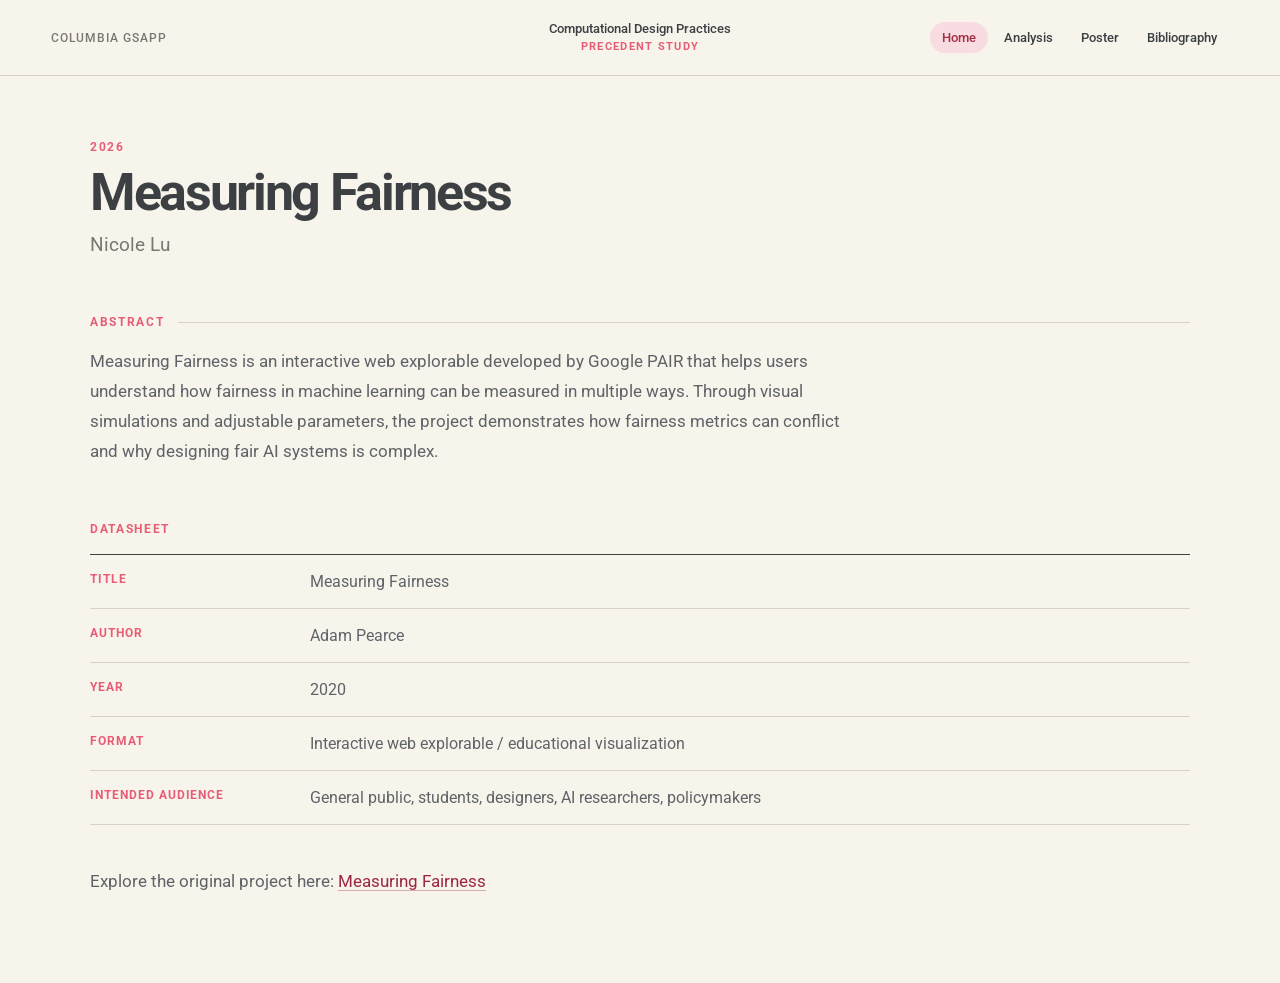
<file: index.html>
<!DOCTYPE html>
<html lang="en">

<head>
  <meta charset="UTF-8">
  <meta name="viewport" content="width=device-width, initial-scale=1.0">
  <title>Measuring Fairness</title>

  <link href="https://fonts.googleapis.com/css2?family=Roboto:wght@300;400;700&display=swap" rel="stylesheet">
  <link rel="stylesheet" href="style.css?v=23">
</head>

<body>

  <header>

  <div class="left">Columbia GSAPP</div>

  <div class="center">
    Computational Design Practices<br>
    <span>Precedent Study</span>
  </div>

  <nav class="right">
    <a href="index.html" aria-current="page">Home</a>
    <a href="analysis.html">Analysis</a>
    <a href="poster.html">Poster</a>
    <a href="bibliography.html">Bibliography</a>
  </nav>

</header>
  
  <main>

    <div class="project-meta">2026</div>

    <div class="project-title">Measuring Fairness</div>

    <div class="project-subtitle">Nicole Lu</div>

    <div class="section-title">Abstract</div>

    <p>
      Measuring Fairness is an interactive web explorable developed by Google PAIR that helps users understand how fairness in machine learning can be measured in multiple ways. Through visual simulations and adjustable parameters, the project demonstrates how fairness metrics can conflict and why designing fair AI systems is complex.
    </p>

   <div class="section-title datasheet-title">Datasheet</div>

<table>

  <tr>
    <td>Title</td>
    <td>Measuring Fairness</td>
  </tr>

  <tr>
    <td>Author</td>
    <td>Adam Pearce</td>
  </tr>

  <tr>
    <td>Year</td>
    <td>2020</td>
  </tr>

  <tr>
    <td>Format</td>
    <td>Interactive web explorable / educational visualization</td>
  </tr>

  <tr>
    <td>Intended Audience</td>
    <td>General public, students, designers, AI researchers, policymakers</td>
  </tr>

</table>

    <p class="project-source">
      Explore the original project here:
      <a href="https://pair.withgoogle.com/explorables/measuring-fairness/" target="_blank">
        Measuring Fairness
      </a>
    </p>

  </main>

</body>

</html>
</file>
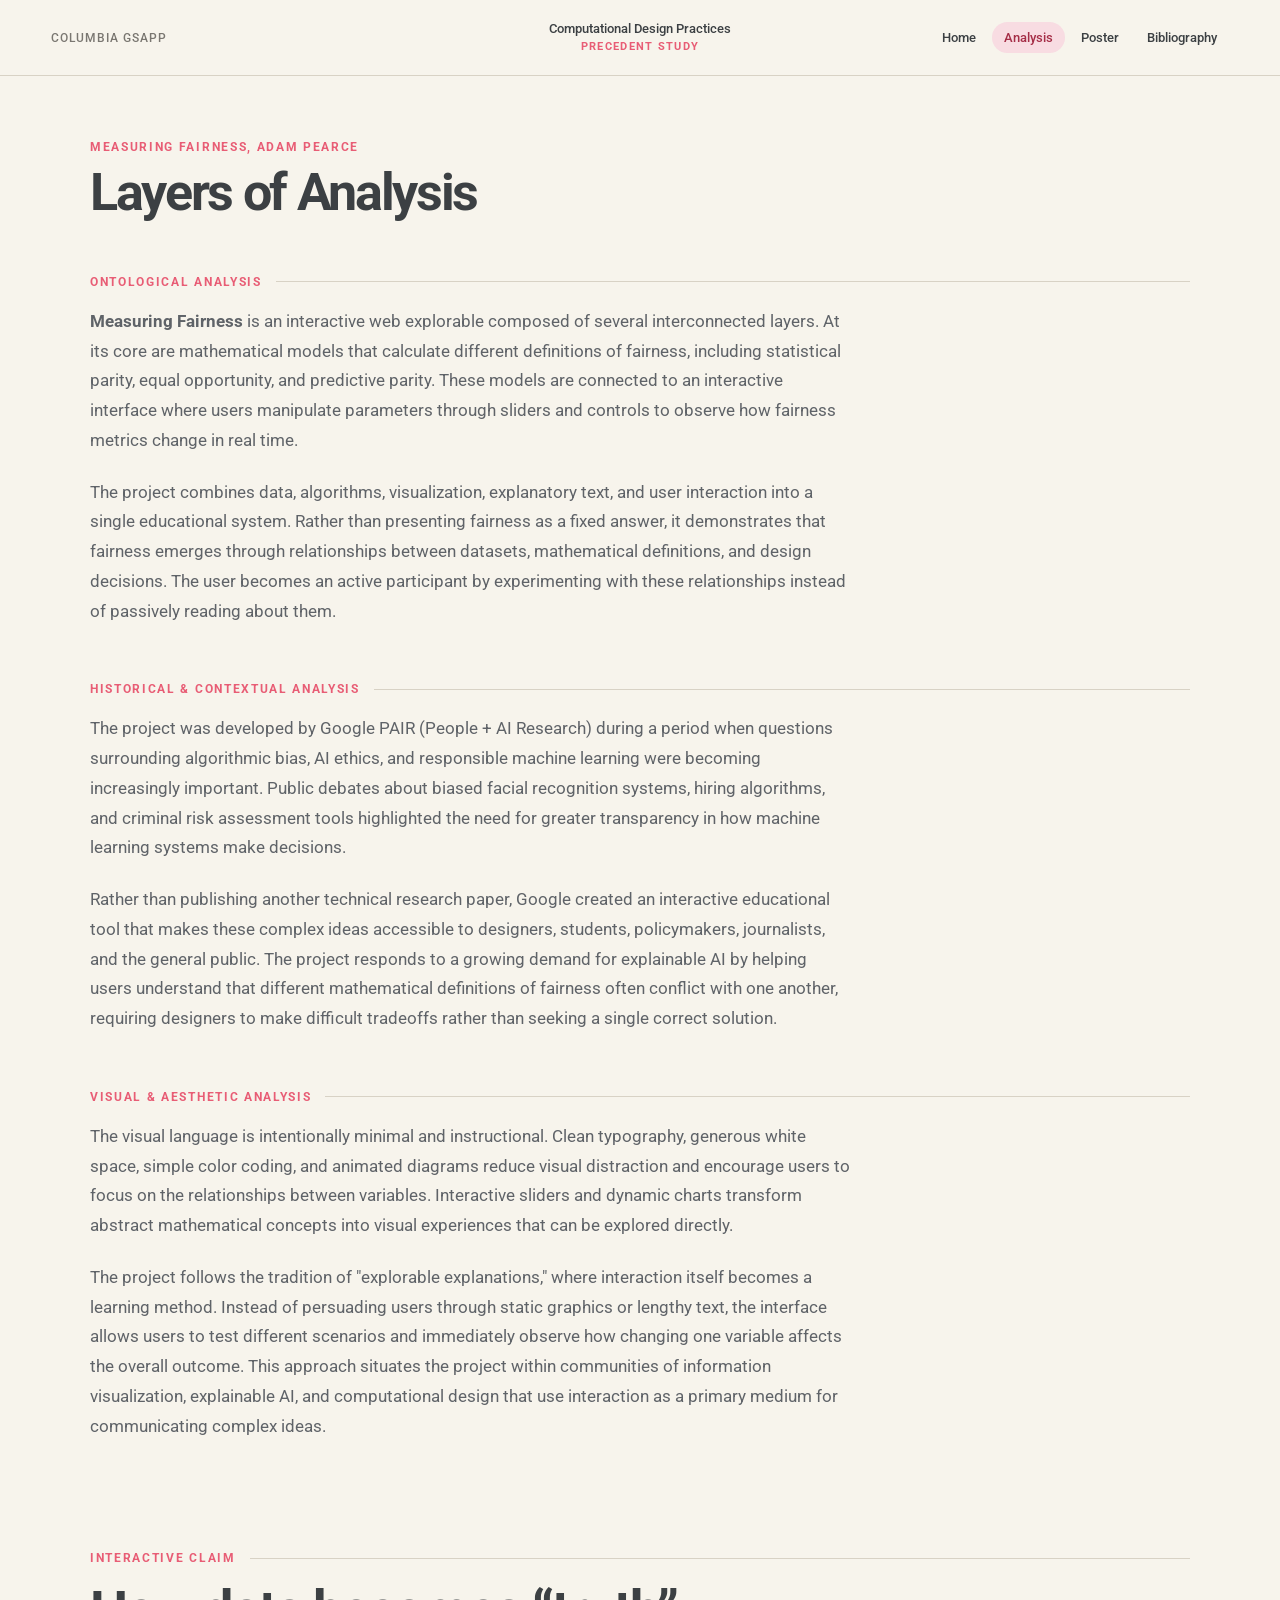
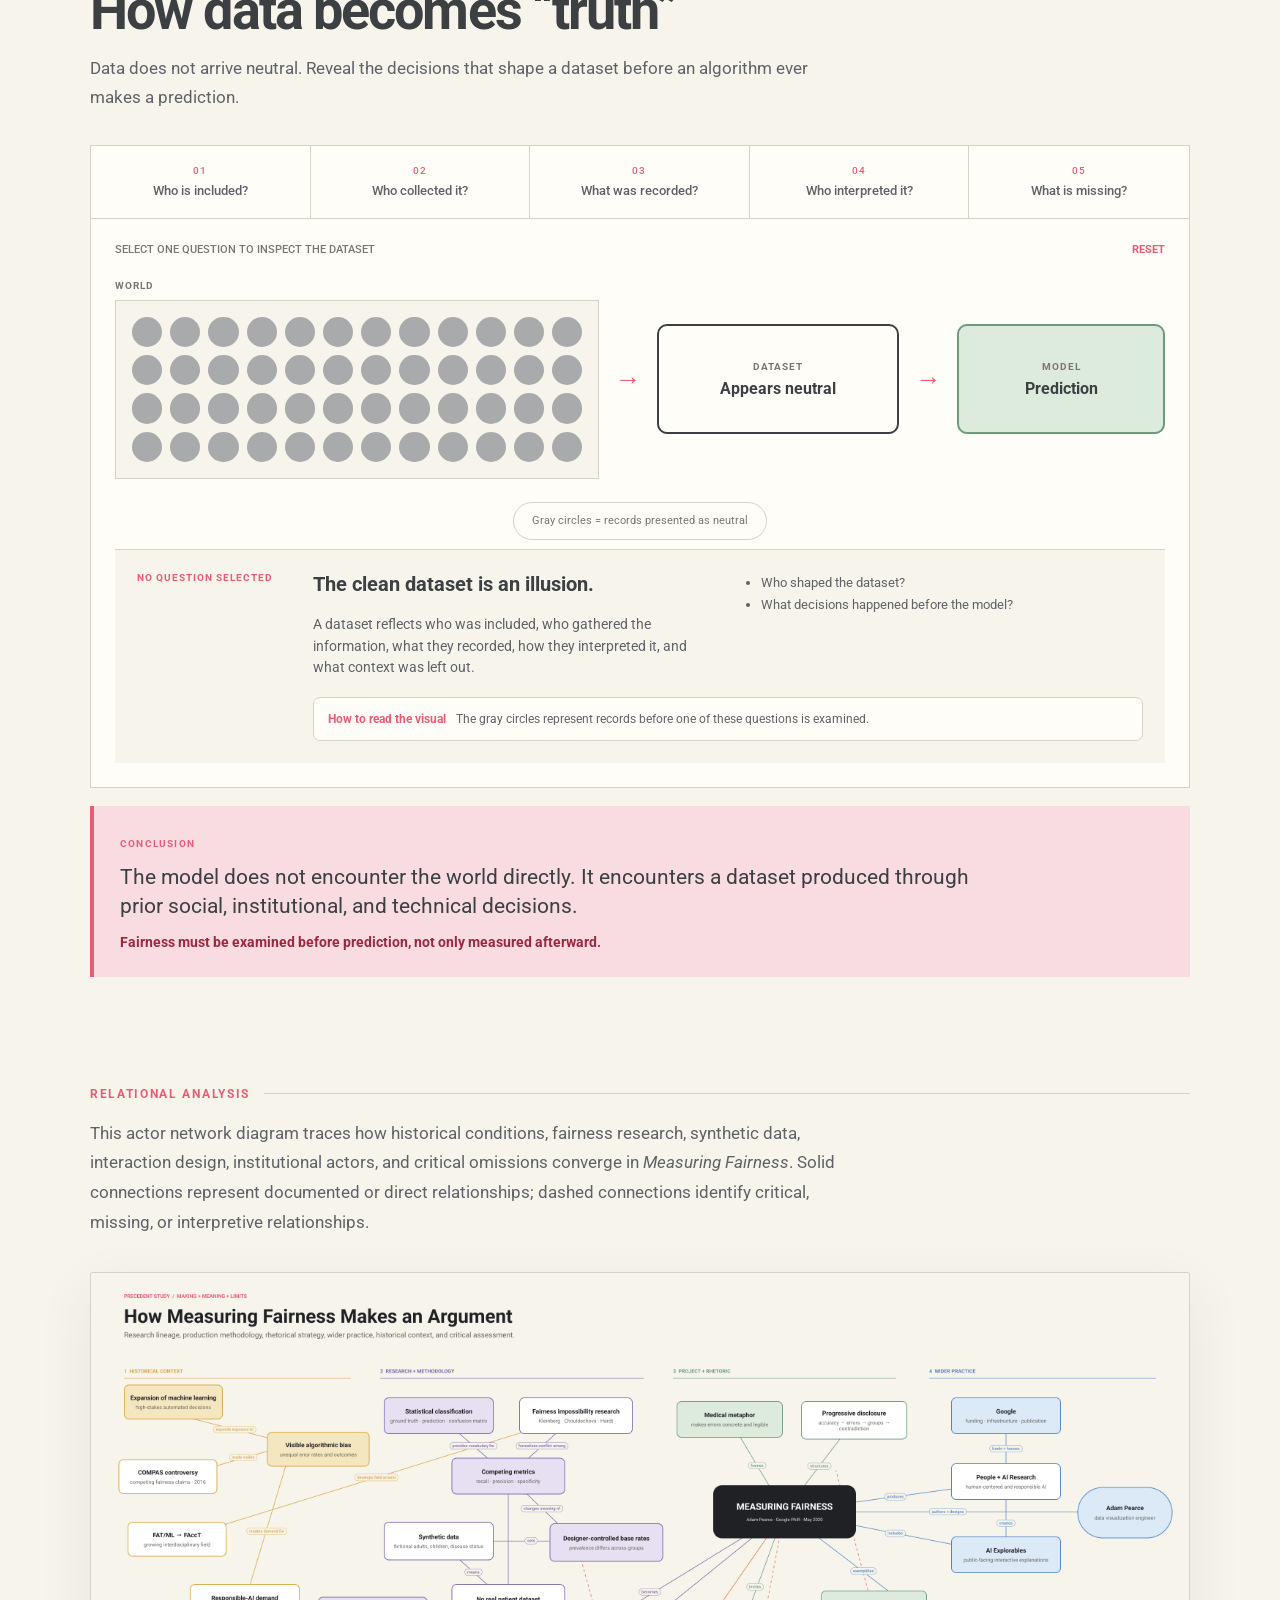
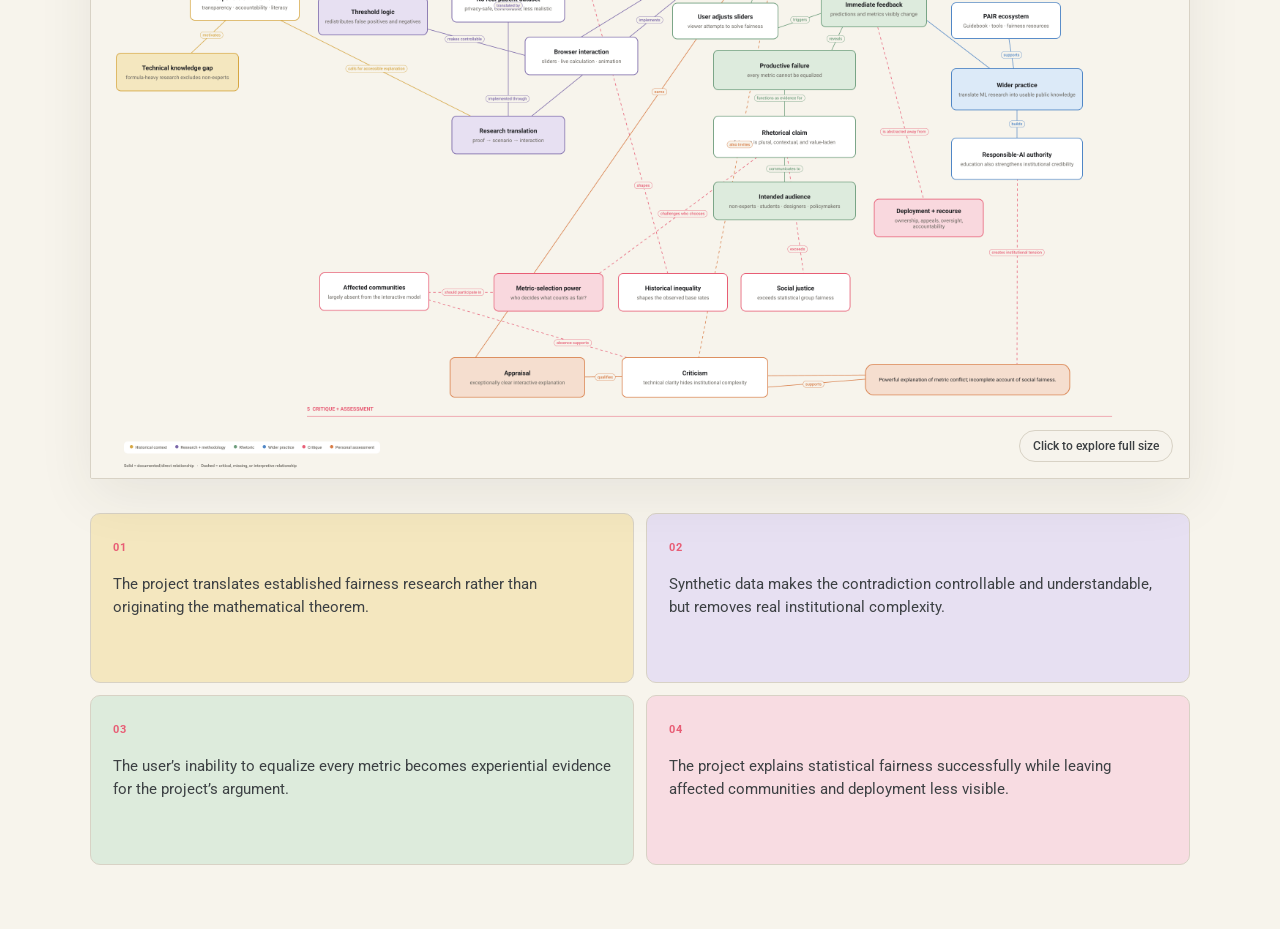
<file: analysis.html>
<!DOCTYPE html>
<html lang="en">

<head>
    <meta charset="UTF-8">
    <meta name="viewport" content="width=device-width, initial-scale=1.0">
    <title>Layers of Analysis</title>
    <link rel="stylesheet" href="style.css?v=23">
</head>

<body>

<header>

    <div class="left">Columbia GSAPP</div>

    <div class="center">
        Computational Design Practices<br>
        <span>Precedent Study</span>
    </div>

    <nav class="right">
        <a href="index.html">Home</a>
        <a href="analysis.html" aria-current="page">Analysis</a>
        <a href="poster.html">Poster</a>
        <a href="bibliography.html">Bibliography</a>
    </nav>

</header>

<main>

    <div class="project-meta">Measuring Fairness, Adam Pearce</div>

    <div class="project-title">
        Layers of Analysis
    </div>

    <div class="section-title">Ontological Analysis</div>

    <p>
        <strong>Measuring Fairness</strong> is an interactive web explorable composed of several interconnected layers. At its core are mathematical models that calculate different definitions of fairness, including statistical parity, equal opportunity, and predictive parity. These models are connected to an interactive interface where users manipulate parameters through sliders and controls to observe how fairness metrics change in real time.
    </p>

    <p>
        The project combines data, algorithms, visualization, explanatory text, and user interaction into a single educational system. Rather than presenting fairness as a fixed answer, it demonstrates that fairness emerges through relationships between datasets, mathematical definitions, and design decisions. The user becomes an active participant by experimenting with these relationships instead of passively reading about them.
    </p>

    <div class="section-title">Historical &amp; Contextual Analysis</div>

    <p>
        The project was developed by Google PAIR (People + AI Research) during a period when questions surrounding algorithmic bias, AI ethics, and responsible machine learning were becoming increasingly important. Public debates about biased facial recognition systems, hiring algorithms, and criminal risk assessment tools highlighted the need for greater transparency in how machine learning systems make decisions.
    </p>

    <p>
        Rather than publishing another technical research paper, Google created an interactive educational tool that makes these complex ideas accessible to designers, students, policymakers, journalists, and the general public. The project responds to a growing demand for explainable AI by helping users understand that different mathematical definitions of fairness often conflict with one another, requiring designers to make difficult tradeoffs rather than seeking a single correct solution.
    </p>

    <div class="section-title">Visual &amp; Aesthetic Analysis</div>

    <p>
        The visual language is intentionally minimal and instructional. Clean typography, generous white space, simple color coding, and animated diagrams reduce visual distraction and encourage users to focus on the relationships between variables. Interactive sliders and dynamic charts transform abstract mathematical concepts into visual experiences that can be explored directly.
    </p>

    <p>
        The project follows the tradition of "explorable explanations," where interaction itself becomes a learning method. Instead of persuading users through static graphics or lengthy text, the interface allows users to test different scenarios and immediately observe how changing one variable affects the overall outcome. This approach situates the project within communities of information visualization, explainable AI, and computational design that use interaction as a primary medium for communicating complex ideas.
    </p>

    <section class="interactive-reference" aria-labelledby="interactive-title">
        <div class="section-title" id="interactive-title">Interactive Claim</div>

        <div class="claim-intro">
            <h2>How data becomes “truth”</h2>
            <p>Data does not arrive neutral. Reveal the decisions that shape a dataset before an algorithm ever makes a prediction.</p>
        </div>

        <div class="provenance-explorer" data-provenance-explorer>
            <div class="provenance-controls" role="group" aria-label="Reveal decisions that shape data">
                <button type="button" data-stage="included" aria-pressed="false"><span>01</span>Who is included?</button>
                <button type="button" data-stage="collector" aria-pressed="false"><span>02</span>Who collected it?</button>
                <button type="button" data-stage="recorded" aria-pressed="false"><span>03</span>What was recorded?</button>
                <button type="button" data-stage="interpreted" aria-pressed="false"><span>04</span>Who interpreted it?</button>
                <button type="button" data-stage="missing" aria-pressed="false"><span>05</span>What is missing?</button>
            </div>

            <div class="data-stage">
                <div class="data-stage__header">
                    <span data-progress>Select one lens to inspect the dataset</span>
                    <button type="button" class="reset-data" data-reset>Reset</button>
                </div>

                <div class="data-flow" aria-live="polite">
                    <div class="data-population">
                        <span class="flow-label">World</span>
                        <div class="data-points" data-points aria-label="A population before data collection"></div>
                    </div>
                    <span class="flow-arrow">→</span>
                    <div class="data-box" data-box>
                        <span>Dataset</span>
                        <strong data-dataset-label>Appears neutral</strong>
                    </div>
                    <span class="flow-arrow">→</span>
                    <div class="data-model">
                        <span>Model</span>
                        <strong>Prediction</strong>
                    </div>
                </div>

                <div class="influence-layer" data-influences aria-label="Revealed influences on the dataset"></div>

                <div class="stage-explanation" data-explanation>
                    <span>Select a stage</span>
                    <h3>The clean dataset is an illusion.</h3>
                    <p>Every dataset is produced through choices about people, categories, labels, measurements, and history.</p>
                    <ul data-questions>
                        <li>Who created the dataset?</li>
                        <li>What decisions happened before the model?</li>
                    </ul>
                    <div class="visual-key" data-visual-key>
                        <strong>How to read the visual</strong>
                        <span>The gray circles represent records before a particular influence is examined.</span>
                    </div>
                </div>
            </div>
        </div>

        <div class="claim-conclusion" data-conclusion>
            <span>Conclusion</span>
            <p>The model does not encounter the world directly. It encounters a dataset produced through prior social, institutional, and technical decisions.</p>
            <strong>Fairness must be examined before prediction, not only measured afterward.</strong>
        </div>

    </section>

    <section class="diagram-section" aria-labelledby="diagram-title">
        <div class="section-title" id="diagram-title">Relational Analysis</div>

        <p>
            This actor network diagram traces how historical conditions, fairness research,
            synthetic data, interaction design, institutional actors, and critical omissions
            converge in <em>Measuring Fairness</em>. Solid connections represent documented or
            direct relationships; dashed connections identify critical, missing, or
            interpretive relationships.
        </p>

        <figure class="diagram-figure">
            <button class="diagram-open" type="button" aria-label="Open the actor network diagram at full size">
                <img
                    src="assets/actor-network-diagram.png?v=2"
                    alt="Actor network diagram connecting the historical context, research methodology, rhetorical strategy, wider practice, missing actors, and critical assessment of Measuring Fairness."
                    loading="lazy">
                <span>Click to explore full size</span>
            </button>
        </figure>

        <div class="diagram-takeaways" aria-label="Key findings from the relational analysis">
            <article>
                <span>01</span>
                <p>The project translates established fairness research rather than originating the mathematical theorem.</p>
            </article>
            <article>
                <span>02</span>
                <p>Synthetic data makes the contradiction controllable and understandable, but removes real institutional complexity.</p>
            </article>
            <article>
                <span>03</span>
                <p>The user’s inability to equalize every metric becomes experiential evidence for the project’s argument.</p>
            </article>
            <article>
                <span>04</span>
                <p>The project explains statistical fairness successfully while leaving affected communities and deployment less visible.</p>
            </article>
        </div>
    </section>

</main>

<dialog class="diagram-dialog" aria-label="Full size actor network diagram">
    <button class="diagram-close" type="button" aria-label="Close full-size diagram">Close</button>
    <div class="diagram-scroll">
        <img src="assets/actor-network-diagram.png?v=2" alt="Full size actor network diagram for Measuring Fairness.">
    </div>
</dialog>

<script>
    const dialog = document.querySelector('.diagram-dialog');
    const openDiagram = document.querySelector('.diagram-open');
    const closeDiagram = document.querySelector('.diagram-close');

    openDiagram.addEventListener('click', () => dialog.showModal());
    closeDiagram.addEventListener('click', () => dialog.close());
    dialog.addEventListener('click', (event) => {
        if (event.target === dialog) dialog.close();
    });
</script>
<script src="interactive-reference.js?v=6" defer></script>

</body>
</html>
</file>
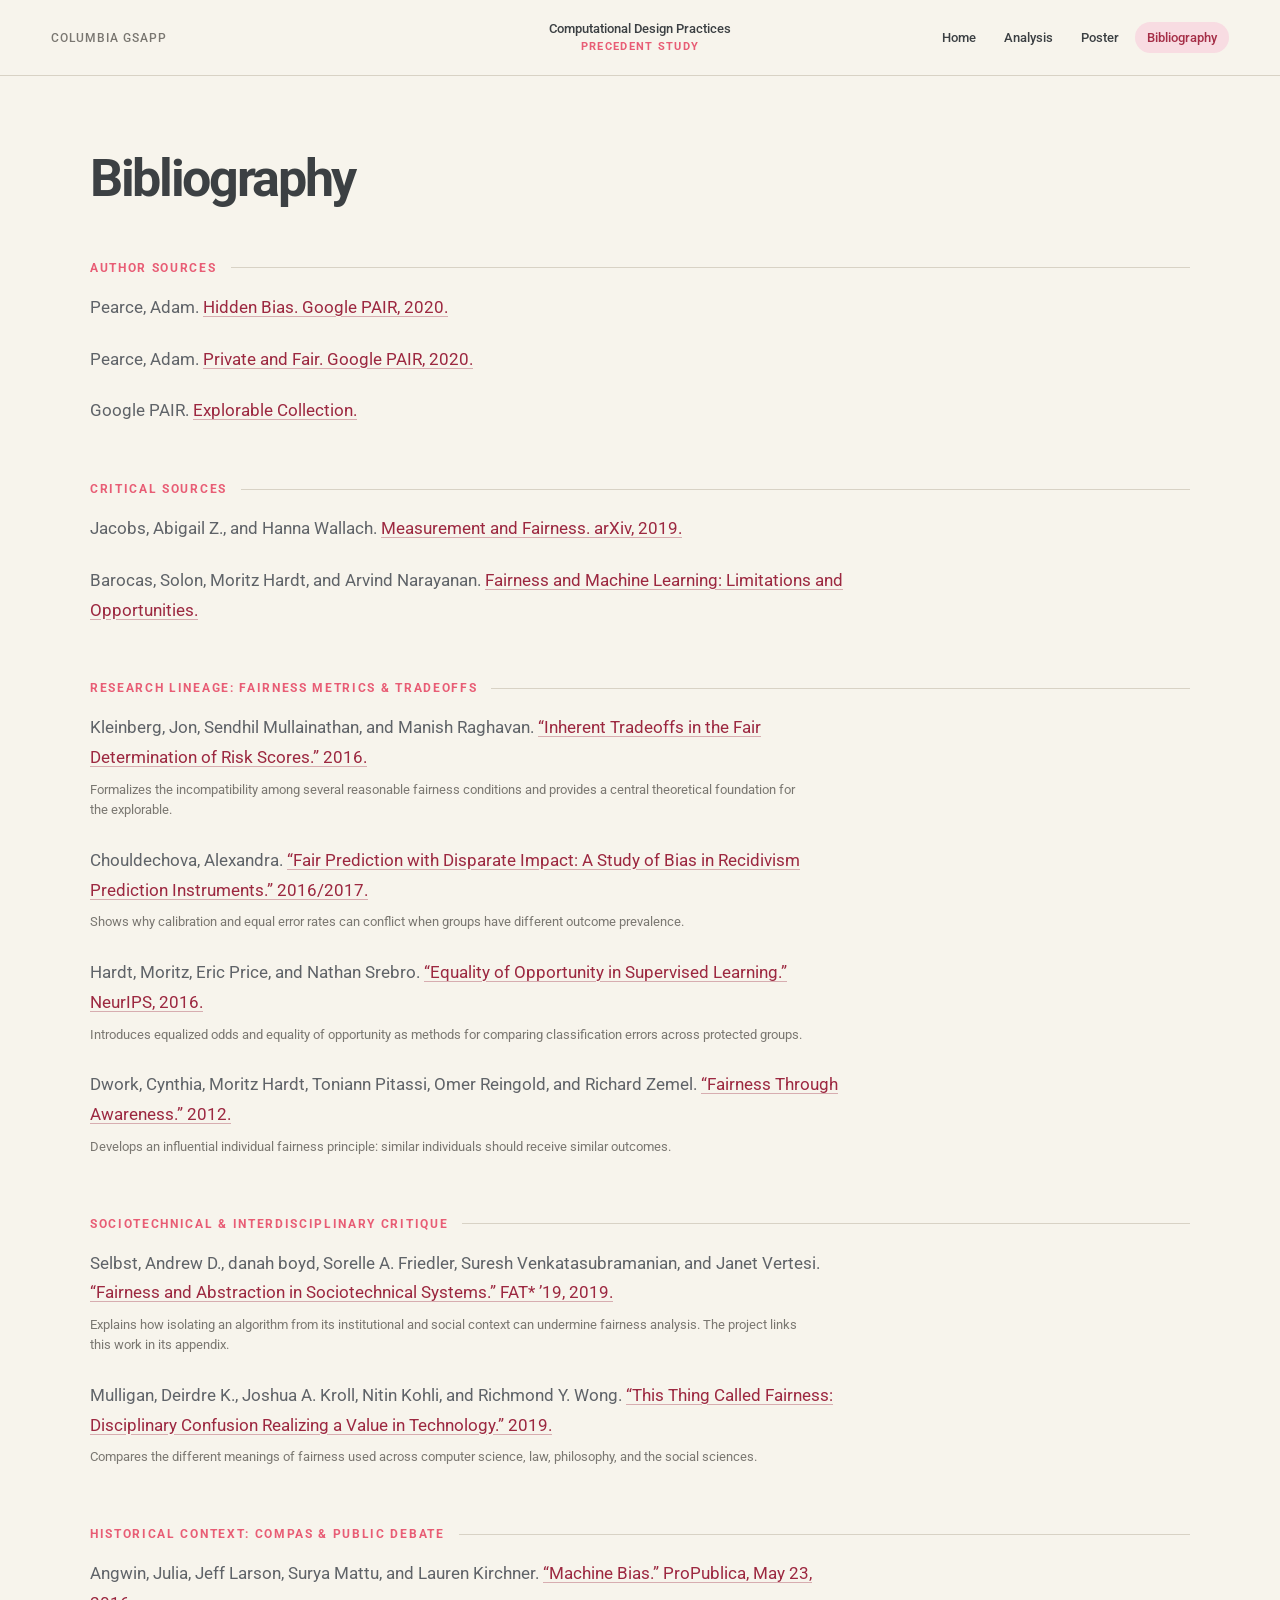
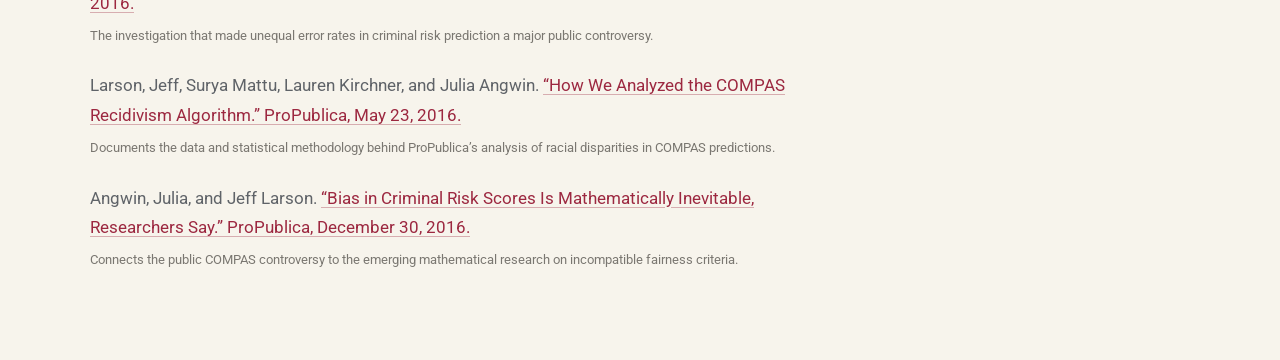
<file: bibliography.html>
<!DOCTYPE html>
<html lang="en">

<head>
  <meta charset="UTF-8">
  <meta name="viewport" content="width=device-width, initial-scale=1.0">
  <title>Bibliography</title>

  <link href="https://fonts.googleapis.com/css2?family=Roboto:wght@300;400;700&display=swap" rel="stylesheet">
  <link rel="stylesheet" href="style.css?v=23">
</head>

<body>

  <header>

  <div class="left">Columbia GSAPP</div>

  <div class="center">
    Computational Design Practices<br>
    <span>Precedent Study</span>
  </div>

  <nav class="right">
    <a href="index.html">Home</a>
    <a href="analysis.html">Analysis</a>
    <a href="poster.html">Poster</a>
    <a href="bibliography.html" aria-current="page">Bibliography</a>
  </nav>

</header>
  <main>

    <div class="project-title">Bibliography</div>

    <div class="section-title">Author Sources</div>

    <p>
      Pearce, Adam.
      <a href="https://pair.withgoogle.com/explorables/hidden-bias/" target="_blank">
        Hidden Bias. Google PAIR, 2020.
      </a>
    </p>

    <p>
      Pearce, Adam.
      <a href="https://pair.withgoogle.com/explorables/private-and-fair/" target="_blank">
        Private and Fair. Google PAIR, 2020.
      </a>
    </p>

    <p>
      Google PAIR.
      <a href="https://pair.withgoogle.com/explorables/" target="_blank">
        Explorable Collection.
      </a>
    </p>

    <div class="section-title">Critical Sources</div>

    <p>
      Jacobs, Abigail Z., and Hanna Wallach.
      <a href="https://arxiv.org/pdf/1912.05511" target="_blank">
        Measurement and Fairness. arXiv, 2019.
      </a>
    </p>

    <p>
      Barocas, Solon, Moritz Hardt, and Arvind Narayanan.
      <a href="https://5harad.com/papers/fair-ml.pdf" target="_blank">
        Fairness and Machine Learning: Limitations and Opportunities.
      </a>
    </p>

    <div class="section-title">Research Lineage: Fairness Metrics &amp; Tradeoffs</div>

    <p>
      Kleinberg, Jon, Sendhil Mullainathan, and Manish Raghavan.
      <a href="https://arxiv.org/abs/1609.05807" target="_blank" rel="noopener noreferrer">
        “Inherent Tradeoffs in the Fair Determination of Risk Scores.” 2016.
      </a><br>
      <small>Formalizes the incompatibility among several reasonable fairness conditions and provides a central theoretical foundation for the explorable.</small>
    </p>

    <p>
      Chouldechova, Alexandra.
      <a href="https://arxiv.org/abs/1610.07524" target="_blank" rel="noopener noreferrer">
        “Fair Prediction with Disparate Impact: A Study of Bias in Recidivism Prediction Instruments.” 2016/2017.
      </a><br>
      <small>Shows why calibration and equal error rates can conflict when groups have different outcome prevalence.</small>
    </p>

    <p>
      Hardt, Moritz, Eric Price, and Nathan Srebro.
      <a href="https://proceedings.neurips.cc/paper_files/paper/2016/hash/6a9659feb1216f14f7384ba499518b38-Abstract.html" target="_blank" rel="noopener noreferrer">
        “Equality of Opportunity in Supervised Learning.” NeurIPS, 2016.
      </a><br>
      <small>Introduces equalized odds and equality of opportunity as methods for comparing classification errors across protected groups.</small>
    </p>

    <p>
      Dwork, Cynthia, Moritz Hardt, Toniann Pitassi, Omer Reingold, and Richard Zemel.
      <a href="https://www.cs.yale.edu/homes/jf/Dwork.pdf" target="_blank" rel="noopener noreferrer">
        “Fairness Through Awareness.” 2012.
      </a><br>
      <small>Develops an influential individual fairness principle: similar individuals should receive similar outcomes.</small>
    </p>

    <div class="section-title">Sociotechnical &amp; Interdisciplinary Critique</div>

    <p>
      Selbst, Andrew D., danah boyd, Sorelle A. Friedler, Suresh Venkatasubramanian, and Janet Vertesi.
      <a href="https://doi.org/10.1145/3287560.3287598" target="_blank" rel="noopener noreferrer">
        “Fairness and Abstraction in Sociotechnical Systems.” FAT* ’19, 2019.
      </a><br>
      <small>Explains how isolating an algorithm from its institutional and social context can undermine fairness analysis. The project links this work in its appendix.</small>
    </p>

    <p>
      Mulligan, Deirdre K., Joshua A. Kroll, Nitin Kohli, and Richmond Y. Wong.
      <a href="https://www.ischool.berkeley.edu/research/publications/2019/thing-called-fairness-disciplinary-confusion-realizing-value-technology" target="_blank" rel="noopener noreferrer">
        “This Thing Called Fairness: Disciplinary Confusion Realizing a Value in Technology.” 2019.
      </a><br>
      <small>Compares the different meanings of fairness used across computer science, law, philosophy, and the social sciences.</small>
    </p>

    <div class="section-title">Historical Context: COMPAS &amp; Public Debate</div>

    <p>
      Angwin, Julia, Jeff Larson, Surya Mattu, and Lauren Kirchner.
      <a href="https://www.propublica.org/article/machine-bias-risk-assessments-in-criminal-sentencing" target="_blank" rel="noopener noreferrer">
        “Machine Bias.” ProPublica, May 23, 2016.
      </a><br>
      <small>The investigation that made unequal error rates in criminal risk prediction a major public controversy.</small>
    </p>

    <p>
      Larson, Jeff, Surya Mattu, Lauren Kirchner, and Julia Angwin.
      <a href="https://www.propublica.org/article/how-we-analyzed-the-compas-recidivism-algorithm" target="_blank" rel="noopener noreferrer">
        “How We Analyzed the COMPAS Recidivism Algorithm.” ProPublica, May 23, 2016.
      </a><br>
      <small>Documents the data and statistical methodology behind ProPublica’s analysis of racial disparities in COMPAS predictions.</small>
    </p>

    <p>
      Angwin, Julia, and Jeff Larson.
      <a href="https://www.propublica.org/article/bias-in-criminal-risk-scores-is-mathematically-inevitable-researchers-say" target="_blank" rel="noopener noreferrer">
        “Bias in Criminal Risk Scores Is Mathematically Inevitable, Researchers Say.” ProPublica, December 30, 2016.
      </a><br>
      <small>Connects the public COMPAS controversy to the emerging mathematical research on incompatible fairness criteria.</small>
    </p>

  </main>

</body>

</html>
</file>
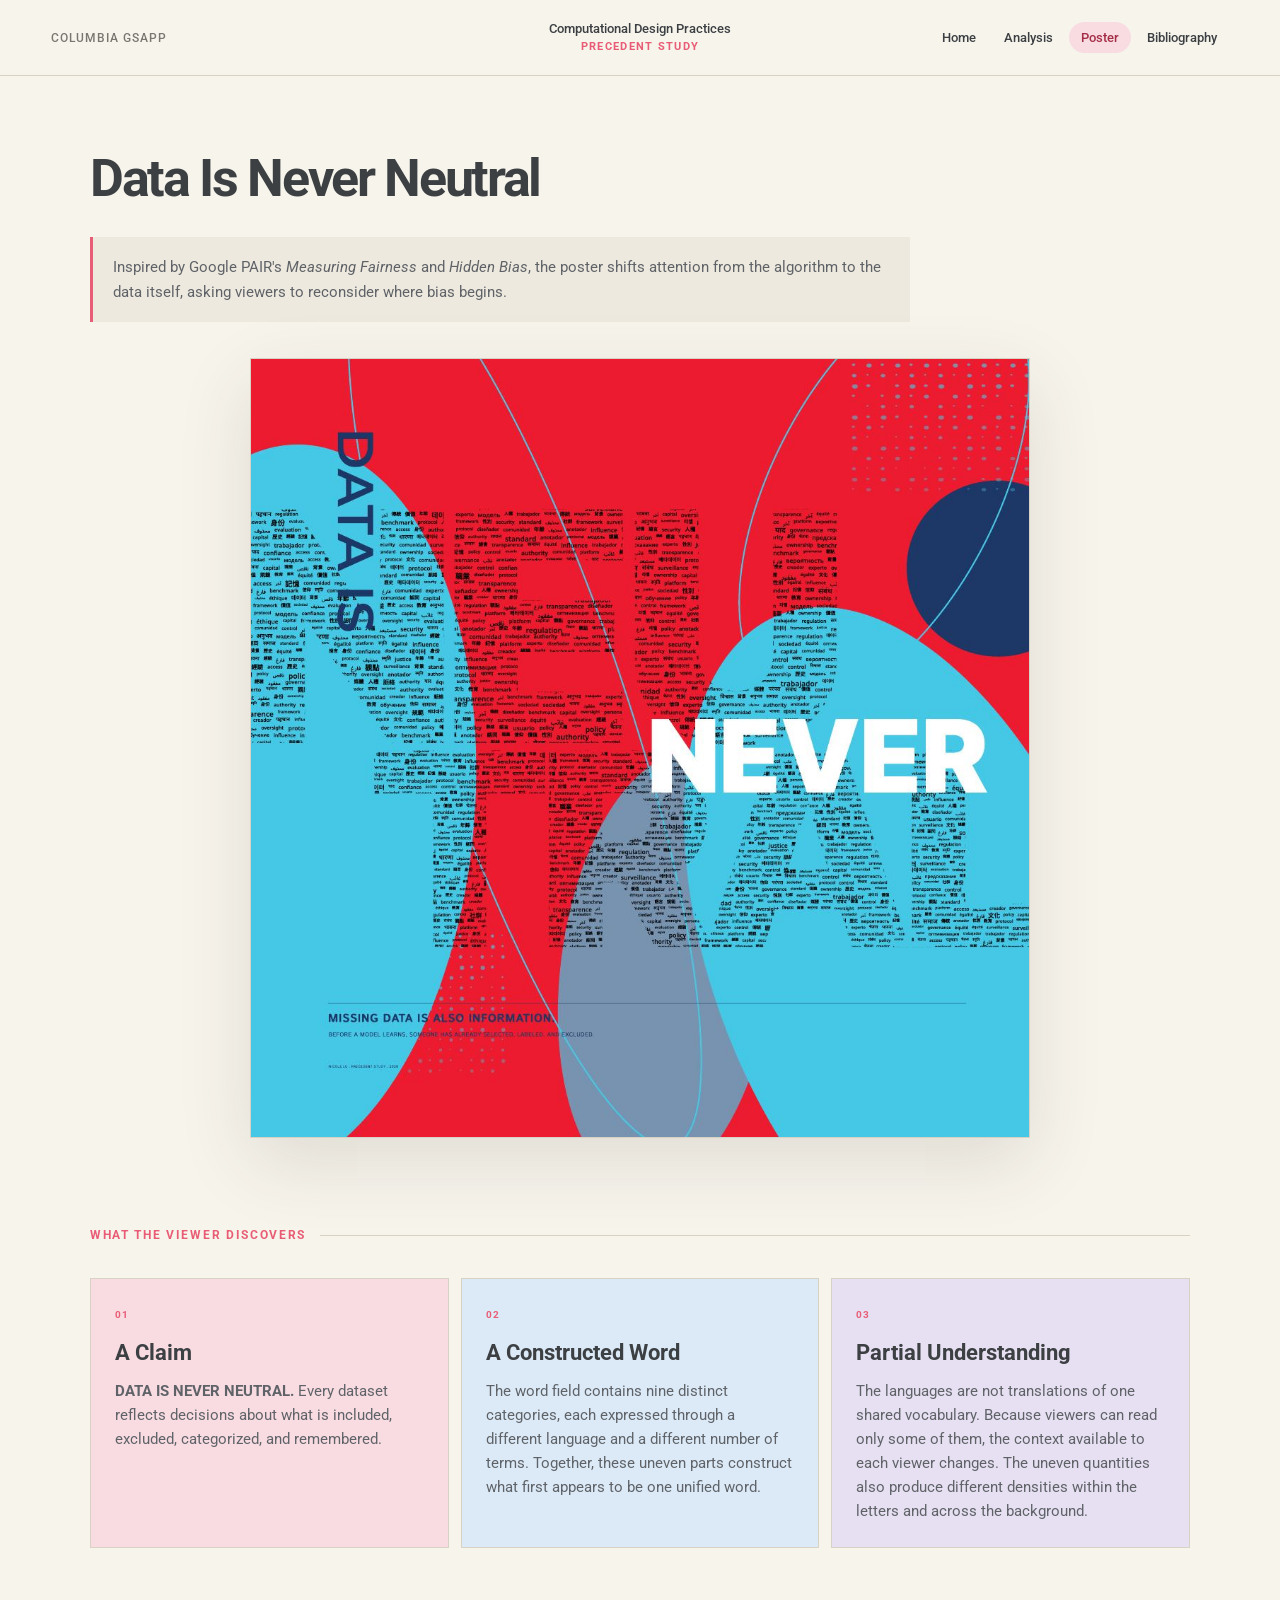
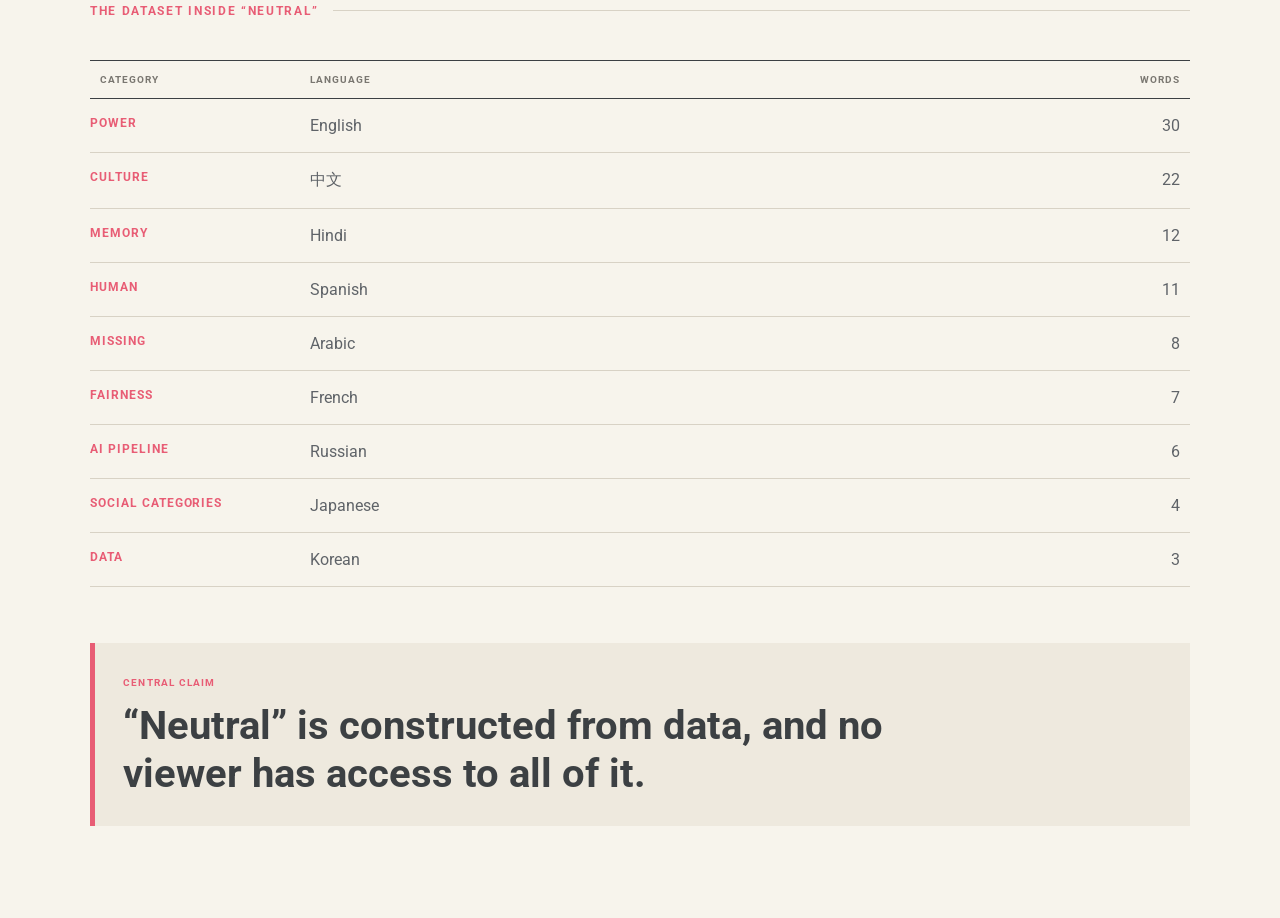
<file: poster.html>
<!DOCTYPE html>
<html lang="en">

<head>
  <meta charset="UTF-8">
  <meta name="viewport" content="width=device-width, initial-scale=1.0">
  <title>Poster, Measuring Fairness</title>
  <link rel="stylesheet" href="style.css?v=23">
</head>

<body>
  <header>
    <div class="left">Columbia GSAPP</div>
    <div class="center">
      Computational Design Practices<br>
      <span>Precedent Study</span>
    </div>
    <nav class="right">
      <a href="index.html">Home</a>
      <a href="analysis.html">Analysis</a>
      <a href="poster.html" aria-current="page">Poster</a>
      <a href="bibliography.html">Bibliography</a>
    </nav>
  </header>

  <main>
    <div class="project-title">Data Is Never Neutral</div>

    <p class="poster-context">
      Inspired by Google PAIR's <em>Measuring Fairness</em> and <em>Hidden Bias</em>, the poster shifts attention from the algorithm to the data itself, asking viewers to reconsider where bias begins.
    </p>

    <figure class="poster-figure">
      <img src="[data-uri]" alt="Red and blue square poster titled Data Is Never, with multilingual words constructing the word Neutral and the statement Missing data is also information.">
    </figure>

    <div class="section-title">What the Viewer Discovers</div>

    <div class="poster-reading-grid">
      <article>
        <span>01</span>
        <h2>A Claim</h2>
        <p><strong>DATA IS NEVER NEUTRAL.</strong> Every dataset reflects decisions about what is included, excluded, categorized, and remembered.</p>
      </article>

      <article>
        <span>02</span>
        <h2>A Constructed Word</h2>
        <p>The word field contains nine distinct categories, each expressed through a different language and a different number of terms. Together, these uneven parts construct what first appears to be one unified word.</p>
      </article>

      <article>
        <span>03</span>
        <h2>Partial Understanding</h2>
        <p>The languages are not translations of one shared vocabulary. Because viewers can read only some of them, the context available to each viewer changes. The uneven quantities also produce different densities within the letters and across the background.</p>
      </article>
    </div>

    <div class="section-title">The Dataset Inside “Neutral”</div>

    <div class="poster-table-wrap">
      <table class="poster-data-table">
        <thead>
          <tr><th>Category</th><th>Language</th><th>Words</th></tr>
        </thead>
        <tbody>
          <tr><td>Power</td><td>English</td><td>30</td></tr>
          <tr><td>Culture</td><td>中文</td><td>22</td></tr>
          <tr><td>Memory</td><td>Hindi</td><td>12</td></tr>
          <tr><td>Human</td><td>Spanish</td><td>11</td></tr>
          <tr><td>Missing</td><td>Arabic</td><td>8</td></tr>
          <tr><td>Fairness</td><td>French</td><td>7</td></tr>
          <tr><td>AI Pipeline</td><td>Russian</td><td>6</td></tr>
          <tr><td>Social Categories</td><td>Japanese</td><td>4</td></tr>
          <tr><td>Data</td><td>Korean</td><td>3</td></tr>
        </tbody>
      </table>
    </div>

    <blockquote class="poster-claim">
      <span>Central claim</span>
      <p>“Neutral” is constructed from data, and no viewer has access to all of it.</p>
    </blockquote>

  </main>
</body>

</html>
</file>
<file: style.css>
@import url('https://fonts.googleapis.com/css2?family=Roboto:wght@300;400;500;700&display=swap');

:root{
    --paper:#f7f4ec;
    --paper-deep:#eee9de;
    --ink:#3c4043;
    --body-text:#5f6368;
    --muted:#7a7771;
    --rule:#d8d2c5;
    --coral:#e85d75;
    --coral-soft:#f8dce2;
    --blue:#4f86c6;
    --blue-soft:#dceaf8;
    --green:#6b9b7a;
    --green-soft:#ddebdc;
    --yellow:#d6a641;
    --yellow-soft:#f4e7bf;
    --violet:#7966a8;
    --violet-soft:#e7e0f2;
}

*{box-sizing:border-box}

html{scroll-behavior:smooth}

body{
    margin:0;
    min-height:100vh;
    background:var(--paper);
    color:var(--ink);
    font-family:Roboto,Arial,sans-serif;
    -webkit-font-smoothing:antialiased;
}

header{
    position:sticky;
    z-index:10;
    top:0;
    display:grid;
    grid-template-columns:1fr auto 1fr;
    align-items:center;
    min-height:76px;
    padding:16px clamp(24px,4vw,64px);
    border-bottom:1px solid var(--rule);
    background:rgba(247,244,236,.94);
    backdrop-filter:blur(12px);
}

.left{
    color:var(--muted);
    font-size:12px;
    font-weight:500;
    letter-spacing:.08em;
    text-transform:uppercase;
}

.center{
    color:var(--ink);
    font-size:13px;
    font-weight:500;
    line-height:1.35;
    text-align:center;
}

.center span{
    color:var(--coral);
    font-size:11px;
    font-weight:700;
    letter-spacing:.12em;
    text-transform:uppercase;
}

.right{
    display:flex;
    justify-content:flex-end;
    gap:4px;
}

.right a{
    padding:8px 12px;
    border-radius:999px;
    color:var(--ink);
    font-size:13px;
    font-weight:500;
    text-decoration:none;
    transition:background .2s,color .2s;
}

.right a:hover,
.right a:focus-visible,
.right a[aria-current="page"]{
    background:var(--coral-soft);
    color:#a52e47;
}

main{
    width:min(1100px,calc(100% - 48px));
    margin:0 auto;
    padding:clamp(36px,5vw,64px) 0 64px;
}

.project-meta{
    color:var(--coral);
    font-size:12px;
    font-weight:700;
    letter-spacing:.14em;
    text-transform:uppercase;
}

.project-title{
    max-width:900px;
    margin:14px 0 12px;
    font-size:clamp(34px,4.25vw,52px);
    font-weight:700;
    letter-spacing:-.045em;
    line-height:.98;
}

.project-subtitle{
    max-width:700px;
    margin-bottom:32px;
    color:var(--muted);
    font-size:19px;
    line-height:1.5;
}

.section-title{
    display:flex;
    align-items:center;
    gap:14px;
    margin:56px 0 18px;
    color:var(--coral);
    font-size:12px;
    font-weight:700;
    letter-spacing:.14em;
    text-transform:uppercase;
}

.section-title::after{
    content:"";
    height:1px;
    flex:1;
    background:var(--rule);
}

.datasheet-title::after{
    display:none;
}

.project-source{
    margin-top:42px;
}

p{
    max-width:760px;
    margin:0 0 22px;
    color:var(--body-text);
    font-size:17px;
    line-height:1.75;
}

p small{
    display:inline-block;
    max-width:720px;
    margin-top:7px;
    color:var(--muted);
    font-size:13px;
    line-height:1.55;
}

strong{font-weight:700}

a{
    color:#9c2840;
    text-decoration-color:rgba(156,40,64,.35);
    text-underline-offset:3px;
}

a:hover{color:var(--coral)}

table{
    width:100%;
    margin-top:14px;
    border-collapse:collapse;
    border-top:1px solid var(--ink);
}

td{
    padding:17px 10px;
    border-bottom:1px solid var(--rule);
    color:var(--body-text);
    vertical-align:top;
}

td:first-child{
    width:210px;
    padding-left:0;
    color:var(--coral);
    font-size:12px;
    font-weight:700;
    letter-spacing:.08em;
    text-transform:uppercase;
}

img{max-width:100%}

.diagram-section{
    margin-top:110px;
}

.poster-figure{
    width:min(780px,100%);
    margin:36px auto 90px;
}

.poster-figure>img{
    display:block;
    width:100%;
    height:auto;
    object-fit:contain;
    border:1px solid var(--rule);
    background:#fff;
    box-shadow:0 24px 70px rgba(57,49,34,.12);
}

.poster-figure figcaption{
    margin-top:13px;
    color:var(--muted);
    font-size:12px;
}

.poster-context{
    max-width:820px;
    margin:32px 0 0;
    padding:18px 20px;
    border-left:3px solid var(--coral);
    background:var(--paper-deep);
    color:var(--body-text);
    font-size:15px;
    line-height:1.65;
}

.poster-lead{
    max-width:850px;
    font-size:21px;
    line-height:1.6;
}

.poster-analysis-grid{
    display:grid;
    grid-template-columns:repeat(2,minmax(0,1fr));
    gap:12px;
    margin-top:36px;
}

.poster-reading-grid{
    display:grid;
    grid-template-columns:repeat(3,minmax(0,1fr));
    gap:12px;
    margin-top:36px;
}

.poster-reading-grid article{
    min-height:260px;
    padding:24px;
    border:1px solid var(--rule);
}

.poster-reading-grid article:nth-child(1){background:var(--coral-soft)}
.poster-reading-grid article:nth-child(2){background:var(--blue-soft)}
.poster-reading-grid article:nth-child(3){background:var(--violet-soft)}

.poster-reading-grid span{
    color:var(--coral);
    font-size:10px;
    font-weight:700;
    letter-spacing:.1em;
    text-transform:uppercase;
}

.poster-reading-grid h2{
    margin:18px 0 12px;
    color:var(--ink);
    font-size:22px;
    line-height:1.2;
}

.poster-reading-grid p{
    margin:0;
    color:var(--body-text);
    font-size:15px;
    line-height:1.6;
}

.poster-table-wrap{
    overflow-x:auto;
    margin-top:28px;
}

.poster-data-table th{
    padding:13px 10px;
    border-bottom:1px solid var(--ink);
    color:var(--muted);
    font-size:10px;
    letter-spacing:.1em;
    text-align:left;
    text-transform:uppercase;
}

.poster-data-table th:last-child,
.poster-data-table td:last-child{
    width:90px;
    text-align:right;
}

.poster-analysis-grid article{
    min-height:250px;
    padding:24px;
    border:1px solid var(--rule);
    background:#fffdf8;
}

.poster-analysis-grid article:nth-child(1){background:var(--coral-soft)}
.poster-analysis-grid article:nth-child(2){background:var(--blue-soft)}
.poster-analysis-grid article:nth-child(3){background:var(--yellow-soft)}
.poster-analysis-grid article:nth-child(4){background:var(--violet-soft)}

.poster-analysis-grid span{
    color:var(--coral);
    font-size:10px;
    font-weight:700;
    letter-spacing:.1em;
    text-transform:uppercase;
}

.poster-analysis-grid h2{
    margin:18px 0 12px;
    color:var(--ink);
    font-size:23px;
}

.poster-analysis-grid p{
    margin:0;
    color:var(--body-text);
    font-size:15px;
    line-height:1.6;
}

.poster-claim{
    margin:56px 0 28px;
    padding:28px;
    border:0;
    border-left:5px solid var(--coral);
    background:var(--paper-deep);
}

.poster-claim span{
    color:var(--coral);
    font-size:10px;
    font-weight:700;
    letter-spacing:.12em;
    text-transform:uppercase;
}

.poster-claim p{
    max-width:850px;
    margin:12px 0 0;
    color:var(--ink);
    font-size:clamp(24px,4vw,40px);
    font-weight:700;
    line-height:1.2;
}

.poster-download{font-size:14px}

.interactive-reference{
    margin-top:110px;
}

.interaction-note{
    display:grid;
    grid-template-columns:190px 1fr;
    gap:20px;
    margin:34px 0 18px;
    padding:16px 18px;
    border-left:3px solid var(--violet);
    background:var(--violet-soft);
    color:var(--body-text);
    font-size:13px;
    line-height:1.55;
}

.interaction-note strong{color:var(--ink)}

.fairness-lab{
    padding:26px;
    border:1px solid var(--rule);
    background:#fffdf8;
}

.lab-legend{
    display:flex;
    flex-wrap:wrap;
    gap:10px 20px;
    padding-bottom:20px;
    border-bottom:1px solid var(--rule);
    color:var(--muted);
    font-size:12px;
}

.lab-legend span{
    display:flex;
    align-items:center;
    gap:7px;
}

.dot,.person{
    display:block;
    border-radius:50%;
}

.dot{width:10px;height:10px}
.dot--tp,.person--tp{background:var(--green)}
.dot--fn,.person--fn{background:var(--coral)}
.dot--fp,.person--fp{background:var(--yellow)}
.dot--tn,.person--tn{background:#c9c8c3}

.lab-groups{
    display:grid;
    grid-template-columns:repeat(2,minmax(0,1fr));
    gap:22px;
    margin-top:24px;
}

.lab-group{
    padding:20px;
    border:1px solid var(--rule);
    border-radius:10px;
    background:var(--paper);
}

.lab-group__header{
    position:static;
    display:flex;
    grid-template-columns:none;
    justify-content:space-between;
    min-height:0;
    padding:0 0 16px;
    border:0;
    background:none;
    backdrop-filter:none;
}

.lab-group h3{
    margin:4px 0 0;
    color:var(--ink);
    font-size:24px;
}

.lab-kicker{
    color:var(--coral);
    font-size:10px;
    font-weight:700;
    letter-spacing:.12em;
    text-transform:uppercase;
}

.prevalence{
    align-self:flex-start;
    padding:6px 9px;
    border-radius:999px;
    background:var(--blue-soft);
    color:#315f91;
    font-size:11px;
}

.people-grid{
    display:grid;
    grid-template-columns:repeat(10,1fr);
    gap:9px;
    padding:18px;
    border-radius:8px;
    background:#fff;
}

.person{
    width:100%;
    aspect-ratio:1;
    border:1px solid rgba(60,64,67,.12);
    transition:background .18s,transform .18s;
}

.threshold-control{
    display:grid;
    grid-template-columns:1fr auto;
    gap:8px 12px;
    margin-top:22px;
    color:var(--ink);
    font-size:12px;
    font-weight:500;
}

.threshold-control input{
    grid-column:1/-1;
    width:100%;
    accent-color:var(--coral);
}

.threshold-control output{color:var(--coral)}

.metric-grid{
    display:grid;
    grid-template-columns:repeat(3,1fr);
    gap:8px;
    margin:20px 0 0;
}

.metric-grid div{
    padding:11px 8px;
    border-radius:7px;
    background:#fff;
    text-align:center;
}

.metric-grid dt{
    color:var(--muted);
    font-size:10px;
    text-transform:uppercase;
}

.metric-grid dd{
    margin:5px 0 0;
    color:var(--ink);
    font-size:20px;
    font-weight:700;
}

.metric-comparison{
    display:flex;
    gap:12px;
    margin-top:20px;
    padding:15px 17px;
    border-radius:8px;
    background:var(--green-soft);
    color:var(--body-text);
    font-size:13px;
}

.metric-comparison span{
    flex:0 0 auto;
    color:var(--green);
    font-weight:700;
    text-transform:uppercase;
}

.metric-comparison strong{color:var(--ink)}

.annotation-grid{
    display:grid;
    grid-template-columns:repeat(2,minmax(0,1fr));
    gap:12px;
    margin-top:18px;
}

.annotation-grid article{
    padding:20px;
    border:1px solid var(--rule);
    background:var(--paper-deep);
}

.annotation-grid span{
    color:var(--coral);
    font-size:10px;
    font-weight:700;
    letter-spacing:.1em;
    text-transform:uppercase;
}

.annotation-grid p{
    margin:10px 0 0;
    color:var(--body-text);
    font-size:14px;
    line-height:1.55;
}

.reconstruction-credit{
    margin-top:16px;
    color:var(--muted);
    font-size:12px;
}

.claim-intro{
    max-width:780px;
    margin-bottom:32px;
}

.claim-intro>span{
    color:var(--coral);
    font-size:11px;
    font-weight:700;
    letter-spacing:.12em;
    text-transform:uppercase;
}

.claim-intro h2{
    margin:9px 0 15px;
    color:var(--ink);
    font-size:clamp(32px,5vw,54px);
    letter-spacing:-.035em;
    line-height:1.02;
}

.claim-intro p{margin:0}

.provenance-explorer{
    border:1px solid var(--rule);
    background:#fffdf8;
}

.provenance-controls{
    display:grid;
    grid-template-columns:repeat(5,1fr);
    border-bottom:1px solid var(--rule);
}

.provenance-controls button{
    min-height:72px;
    padding:14px 10px;
    border:0;
    border-right:1px solid var(--rule);
    background:transparent;
    color:var(--body-text);
    font:500 13px/1.25 Roboto,sans-serif;
    cursor:pointer;
    transition:background .2s,color .2s;
}

.provenance-controls button:last-child{border-right:0}

.provenance-controls button span{
    display:block;
    margin-bottom:5px;
    color:var(--coral);
    font-size:10px;
    letter-spacing:.1em;
}

.provenance-controls button:hover{background:var(--paper)}
.provenance-controls button[aria-pressed="true"]{background:var(--coral-soft);color:var(--ink)}
.provenance-controls button:focus-visible{position:relative;z-index:1;outline:3px solid var(--coral);outline-offset:-3px}

.data-stage{padding:24px}

.data-stage__header{
    display:flex;
    justify-content:space-between;
    color:var(--muted);
    font-size:11px;
    font-weight:500;
    text-transform:uppercase;
}

.reset-data{
    padding:0;
    border:0;
    background:none;
    color:var(--coral);
    font:700 11px Roboto,sans-serif;
    text-transform:uppercase;
    cursor:pointer;
}

.data-flow{
    display:grid;
    grid-template-columns:minmax(260px,1.4fr) auto minmax(150px,.7fr) auto minmax(140px,.6fr);
    align-items:center;
    gap:16px;
    margin-top:24px;
}

.flow-label{
    display:block;
    margin-bottom:9px;
    color:var(--muted);
    font-size:10px;
    font-weight:700;
    letter-spacing:.1em;
    text-transform:uppercase;
}

.data-points{
    display:grid;
    grid-template-columns:repeat(12,1fr);
    gap:8px;
    padding:16px;
    border:1px solid var(--rule);
    background:var(--paper);
}

.raw-point{
    aspect-ratio:1;
    border-radius:50%;
    background:#a9aaab;
    transition:opacity .3s,transform .3s,background .3s,border-radius .3s;
}

.data-points[data-stage="included"] .raw-point:nth-child(4n){
    opacity:.14;
    transform:scale(.55);
    background:var(--coral);
    box-shadow:0 0 0 1px var(--coral);
}

.data-points[data-stage="collector"]{
    border-color:var(--rule);
    box-shadow:none;
}

.data-points[data-stage="collector"] .raw-point{
    background:var(--blue);
}

.data-points[data-stage="collector"] .raw-point:nth-child(4n),
.data-points[data-stage="collector"] .raw-point:nth-child(7n){
    opacity:.18;
    background:#a9aaab;
    transform:scale(.72);
}

.data-points[data-stage="recorded"] .raw-point:nth-child(3n){
    background:transparent;
    border:2px solid var(--blue);
}

.data-points[data-stage="recorded"] .raw-point:nth-child(5n){
    opacity:.28;
    filter:blur(2px);
}

.data-points[data-stage="interpreted"] .raw-point{
    border:1px solid rgba(52,54,57,.12);
    background:linear-gradient(90deg,var(--green) 0 50%,var(--coral) 50% 100%);
}

.data-points[data-stage="missing"]{
    background:linear-gradient(90deg,var(--coral-soft) 0 35%,var(--yellow-soft) 35% 68%,var(--blue-soft) 68% 100%);
}

.data-points[data-stage="missing"] .raw-point:nth-child(-n+16){background:var(--coral)}
.data-points[data-stage="missing"] .raw-point:nth-child(n+33){background:var(--blue)}

/* Retained as a visual vocabulary for categorical examples elsewhere. */
.data-points[data-stage="categories"] .raw-point:nth-child(3n){
    border-radius:2px;
    background:var(--blue);
}

.data-points[data-stage="categories"] .raw-point:nth-child(3n+1){
    border-radius:0;
    background:var(--yellow);
    transform:rotate(45deg) scale(.72);
}

.data-points[data-stage="categories"] .raw-point:nth-child(3n+2){background:var(--violet)}

.flow-arrow{color:var(--coral);font-size:26px}

.data-box,.data-model{
    display:flex;
    min-height:110px;
    flex-direction:column;
    align-items:center;
    justify-content:center;
    padding:16px;
    border:2px solid var(--ink);
    border-radius:10px;
    text-align:center;
}

.data-box{transition:background .25s,border-color .25s,box-shadow .25s}
.data-box[data-stage="included"]{border-color:var(--yellow)}
.data-box[data-stage="collector"]{background:var(--blue-soft);border-color:var(--blue)}
.data-box[data-stage="recorded"]{outline:3px dotted var(--yellow);outline-offset:4px}
.data-box[data-stage="interpreted"]{box-shadow:inset 0 -10px 0 var(--coral-soft);border-color:var(--coral)}
.data-box[data-stage="missing"]{background:var(--violet-soft);border-color:var(--violet)}

.data-box span,.data-model span{
    color:var(--muted);
    font-size:10px;
    font-weight:700;
    letter-spacing:.1em;
    text-transform:uppercase;
}

.data-box strong,.data-model strong{margin-top:7px;color:var(--ink);font-size:16px}
.data-model{border-color:var(--green);background:var(--green-soft)}

.influence-layer{
    display:flex;
    min-height:48px;
    align-items:center;
    flex-wrap:wrap;
    justify-content:center;
    gap:8px;
    margin:18px 0 4px;
}

.influence{
    display:flex;
    min-height:34px;
    align-items:center;
    justify-content:center;
    gap:7px;
    padding:7px 10px;
    border-radius:999px;
    color:var(--ink);
    font-size:11px;
    font-weight:500;
}

.influence i{color:var(--coral);font-style:normal}
.neutral-key{
    display:inline-flex;
    min-height:38px;
    align-items:center;
    justify-content:center;
    padding:7px 18px;
    border:1px solid var(--rule);
    border-radius:999px;
    color:var(--muted);
    font-size:11px;
    line-height:1.2;
    text-align:center;
}
.influence--included{background:var(--yellow-soft)}
.influence--collector{background:var(--blue-soft)}
.influence--recorded{background:var(--green-soft)}
.influence--interpreted{background:var(--coral-soft)}
.influence--missing{background:var(--violet-soft)}

.collector-process{
    display:flex;
    align-items:center;
    flex-wrap:wrap;
    justify-content:center;
    gap:8px;
    padding:10px 14px;
    border:2px solid var(--blue);
    border-radius:10px;
    background:var(--blue-soft);
    color:var(--ink);
    font-size:11px;
}

.collector-process strong{margin-right:4px;font-size:13px}

.collector-process span{
    padding:6px 9px;
    border:1px solid rgba(55,110,176,.35);
    border-radius:999px;
    background:var(--paper);
}

.collector-process i{
    width:100%;
    color:var(--blue);
    font-style:normal;
    font-weight:700;
    text-align:center;
}

.interpreter-process{
    display:grid;
    grid-template-columns:auto auto auto auto auto;
    align-items:center;
    gap:8px;
    padding:10px 14px;
    border:2px solid var(--coral);
    border-radius:10px;
    background:var(--coral-soft);
    color:var(--ink);
    font-size:11px;
}

.interpreter-process strong{font-size:13px}
.interpreter-process i{color:var(--muted);font-style:normal}
.interpreter-process .record-sample{color:#a9aaab;font-size:24px;line-height:1}

.interpreter-process .rule{
    padding:6px 9px;
    border-radius:999px;
    background:var(--paper);
    font-weight:700;
}

.interpreter-process .rule-a{color:var(--green)}
.interpreter-process .rule-b{color:var(--coral)}

.interpreter-process b{
    grid-column:1/-1;
    color:var(--coral);
    text-align:center;
}

@media(max-width:720px){
    .interpreter-process{grid-template-columns:1fr;text-align:center}
    .interpreter-process b{grid-column:1}
}

.stage-explanation{
    display:grid;
    grid-template-columns:150px 1fr 1fr;
    gap:18px 26px;
    padding:22px;
    border-top:1px solid var(--rule);
    background:var(--paper);
}

.stage-explanation>span{
    color:var(--coral);
    font-size:10px;
    font-weight:700;
    letter-spacing:.1em;
    text-transform:uppercase;
}

.stage-explanation h3{margin:0;color:var(--ink);font-size:20px;line-height:1.2}
.stage-explanation p{grid-column:2;margin:0;font-size:14px;line-height:1.55}
.stage-explanation ul{grid-column:3;grid-row:1/3;margin:0;padding-left:20px;color:var(--body-text);font-size:13px;line-height:1.7}

.visual-key{
    grid-column:2/4;
    display:flex;
    gap:10px;
    padding:12px 14px;
    border:1px solid var(--rule);
    border-radius:7px;
    background:#fffdf8;
    color:var(--body-text);
    font-size:12px;
    line-height:1.5;
}

.visual-key strong{flex:0 0 auto;color:var(--coral)}

.claim-conclusion{
    margin-top:18px;
    padding:26px;
    border-left:4px solid var(--coral);
    background:var(--coral-soft);
}

.claim-conclusion[hidden]{display:none}
.claim-conclusion span{color:var(--coral);font-size:10px;font-weight:700;letter-spacing:.12em;text-transform:uppercase}
.claim-conclusion p{max-width:850px;margin:12px 0 10px;color:var(--ink);font-size:21px;line-height:1.4}
.claim-conclusion strong{color:#9c2840;font-size:14px}

.diagram-section>p{margin-bottom:34px}

.diagram-figure{margin:0}

.diagram-open{
    position:relative;
    display:block;
    width:100%;
    padding:0;
    overflow:hidden;
    border:1px solid var(--rule);
    border-radius:2px;
    background:var(--paper);
    color:var(--ink);
    cursor:zoom-in;
    box-shadow:0 18px 55px rgba(57,49,34,.08);
}

.diagram-open img{
    display:block;
    width:100%;
    margin:0;
    background:var(--paper);
    transition:transform .35s ease;
}

.diagram-open span{
    position:absolute;
    right:16px;
    bottom:16px;
    padding:9px 13px;
    border:1px solid var(--rule);
    border-radius:999px;
    background:rgba(247,244,236,.94);
    color:var(--ink);
    font:500 12px/1 Roboto,sans-serif;
}

.diagram-open:hover img,
.diagram-open:focus-visible img{transform:scale(1.008)}

.diagram-open:focus-visible,
.diagram-close:focus-visible{
    outline:3px solid var(--coral);
    outline-offset:4px;
}

.diagram-figure figcaption{
    margin-top:15px;
    color:var(--muted);
    font-size:13px;
    line-height:1.6;
}

.diagram-takeaways{
    display:grid;
    grid-template-columns:repeat(2,minmax(0,1fr));
    gap:12px;
    margin-top:34px;
}

.diagram-takeaways article{
    min-height:170px;
    padding:22px;
    border:1px solid var(--rule);
    border-radius:10px;
    background:#fffdf8;
}

.diagram-takeaways article:nth-child(1){background:var(--yellow-soft)}
.diagram-takeaways article:nth-child(2){background:var(--violet-soft)}
.diagram-takeaways article:nth-child(3){background:var(--green-soft)}
.diagram-takeaways article:nth-child(4){background:var(--coral-soft)}

.diagram-takeaways span{
    color:var(--coral);
    font-size:11px;
    font-weight:700;
    letter-spacing:.12em;
}

.diagram-takeaways p{
    margin:18px 0 0;
    color:var(--ink);
    font-size:15px;
    line-height:1.55;
}

.diagram-dialog{
    width:min(96vw,1600px);
    max-width:none;
    height:min(94vh,1160px);
    padding:0;
    overflow:hidden;
    border:1px solid var(--rule);
    border-radius:4px;
    background:var(--paper);
}

.diagram-dialog::backdrop{
    background:rgba(32,33,36,.82);
    backdrop-filter:blur(5px);
}

.diagram-close{
    position:absolute;
    z-index:2;
    top:14px;
    right:14px;
    padding:10px 15px;
    border:1px solid var(--rule);
    border-radius:999px;
    background:var(--paper);
    color:var(--ink);
    font-weight:500;
    cursor:pointer;
}

.diagram-scroll{
    width:100%;
    height:100%;
    overflow:auto;
    background:var(--paper);
}

.diagram-scroll img{
    display:block;
    width:max(1500px,100%);
    max-width:none;
    margin:0;
}

@media (max-width:760px){
    header{
        grid-template-columns:1fr auto;
        gap:14px;
        padding:16px 20px;
    }

    .center{display:none}

    .right{gap:0}

    .right a{
        padding:7px 8px;
        font-size:12px;
    }

    main{
        width:min(100% - 36px,1100px);
        padding-top:34px;
    }

    .project-title{font-size:34px}

    .project-subtitle{
        margin-bottom:28px;
        font-size:17px;
    }

    .section-title{margin-top:48px}

    p{font-size:16px}

    td:first-child{width:120px}

    .diagram-takeaways{grid-template-columns:1fr}
    .poster-analysis-grid{grid-template-columns:1fr}
    .poster-analysis-grid article{min-height:0}
    .poster-reading-grid{grid-template-columns:1fr}
    .poster-reading-grid article{min-height:0}

    .interaction-note{grid-template-columns:1fr;gap:6px}
    .fairness-lab{padding:16px}
    .lab-groups,.annotation-grid{grid-template-columns:1fr}
    .people-grid{gap:6px;padding:12px}
    .metric-comparison{flex-direction:column;gap:4px}

    .provenance-controls{grid-template-columns:1fr 1fr}
    .provenance-controls button{border-bottom:1px solid var(--rule)}
    .data-stage{padding:16px}
    .data-flow{grid-template-columns:1fr;justify-items:stretch}
    .flow-arrow{transform:rotate(90deg);justify-self:center}
    .data-points{grid-template-columns:repeat(12,1fr)}
    .stage-explanation{grid-template-columns:1fr}
    .stage-explanation p,.stage-explanation ul{grid-column:1;grid-row:auto}
    .visual-key{grid-column:1;flex-direction:column;gap:4px}

    .diagram-open{overflow-x:auto}

    .diagram-open img{
        width:1100px;
        max-width:none;
    }

    .diagram-open span{
        position:sticky;
        left:14px;
        float:left;
        margin-top:-48px;
        margin-bottom:13px;
    }
}

@media (prefers-reduced-motion:reduce){
    *{scroll-behavior:auto!important;transition:none!important}
}
</file>
